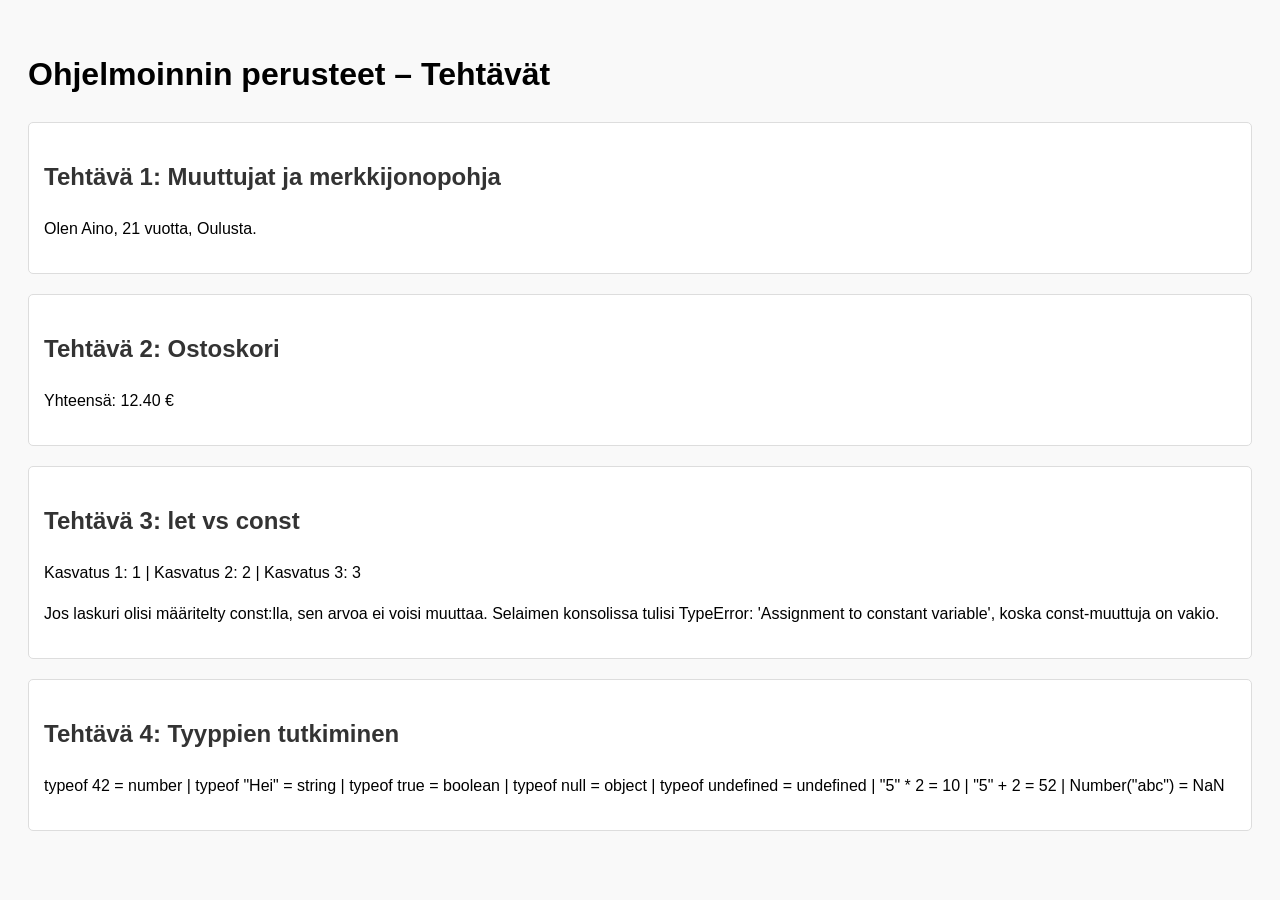
<file: js2/index.html>
<!DOCTYPE html>
<html lang="fi">
<head>
    <meta charset="UTF-8">
    <title>Tehtävät</title>
    <style>
        body {
            font-family: Arial, sans-serif;
            background-color: #f9f9f9;
            padding: 20px;
            line-height: 1.6;
        }
        h2 {
            color: #333;
        }
        .task {
            background: #fff;
            border: 1px solid #ddd;
            padding: 15px;
            margin-bottom: 20px;
            border-radius: 5px;
        }
        code {
            background: #eee;
            padding: 2px 4px;
            border-radius: 3px;
        }
    </style>
</head>
<body>

    <h1>Ohjelmoinnin perusteet – Tehtävät</h1>

    <!-- Tehtävä 1 -->
    <div class="task">
        <h2>Tehtävä 1: Muuttujat ja merkkijonopohja</h2>
        <p id="task1"></p>
    </div>

    <!-- Tehtävä 2 -->
    <div class="task">
        <h2>Tehtävä 2: Ostoskori</h2>
        <p id="task2"></p>
    </div>

    <!-- Tehtävä 3 -->
    <div class="task">
        <h2>Tehtävä 3: let vs const</h2>
        <p id="task3"></p>
        <p id="task3error"></p>
    </div>

    <!-- Tehtävä 4 -->
    <div class="task">
        <h2>Tehtävä 4: Tyyppien tutkiminen</h2>
        <p id="task4"></p>
    </div>

    <script>
        // Tehtävä 1
        let etunimi = "Aino";
        let ika = 21;
        let kaupunki = "Oulu";
        document.getElementById("task1").textContent = `Olen ${etunimi}, ${ika} vuotta, ${kaupunki}sta.`;

        // Tehtävä 2
        let hinta1 = 3.50;
        let hinta2 = 5.20;
        let hinta3 = 3.70;
        let yhteissumma = hinta1 + hinta2 + hinta3;
        document.getElementById("task2").textContent = `Yhteensä: ${yhteissumma.toFixed(2)} €`;

        // Tehtävä 3
        let laskuri = 0;
        let tulos = "";
        laskuri++;
        tulos += `Kasvatus 1: ${laskuri} | `;
        laskuri++;
        tulos += `Kasvatus 2: ${laskuri} | `;
        laskuri++;
        tulos += `Kasvatus 3: ${laskuri}`;
        document.getElementById("task3").textContent = tulos;

        // const-laskuri selitys
        document.getElementById("task3error").textContent = 
            "Jos laskuri olisi määritelty const:lla, sen arvoa ei voisi muuttaa. " +
            "Selaimen konsolissa tulisi TypeError: 'Assignment to constant variable', " +
            "koska const-muuttuja on vakio.";

        // Tehtävä 4
        let tyyppiTulos = "";
        tyyppiTulos += `typeof 42 = ${typeof 42} | `;
        tyyppiTulos += `typeof "Hei" = ${typeof "Hei"} | `;
        tyyppiTulos += `typeof true = ${typeof true} | `;
        tyyppiTulos += `typeof null = ${typeof null} | `;
        tyyppiTulos += `typeof undefined = ${typeof undefined} | `;
        tyyppiTulos += `"5" * 2 = ${"5" * 2} | `;
        tyyppiTulos += `"5" + 2 = ${"5" + 2} | `;
        tyyppiTulos += `Number("abc") = ${Number("abc")}`;
        document.getElementById("task4").textContent = tyyppiTulos;
    </script>
</file>
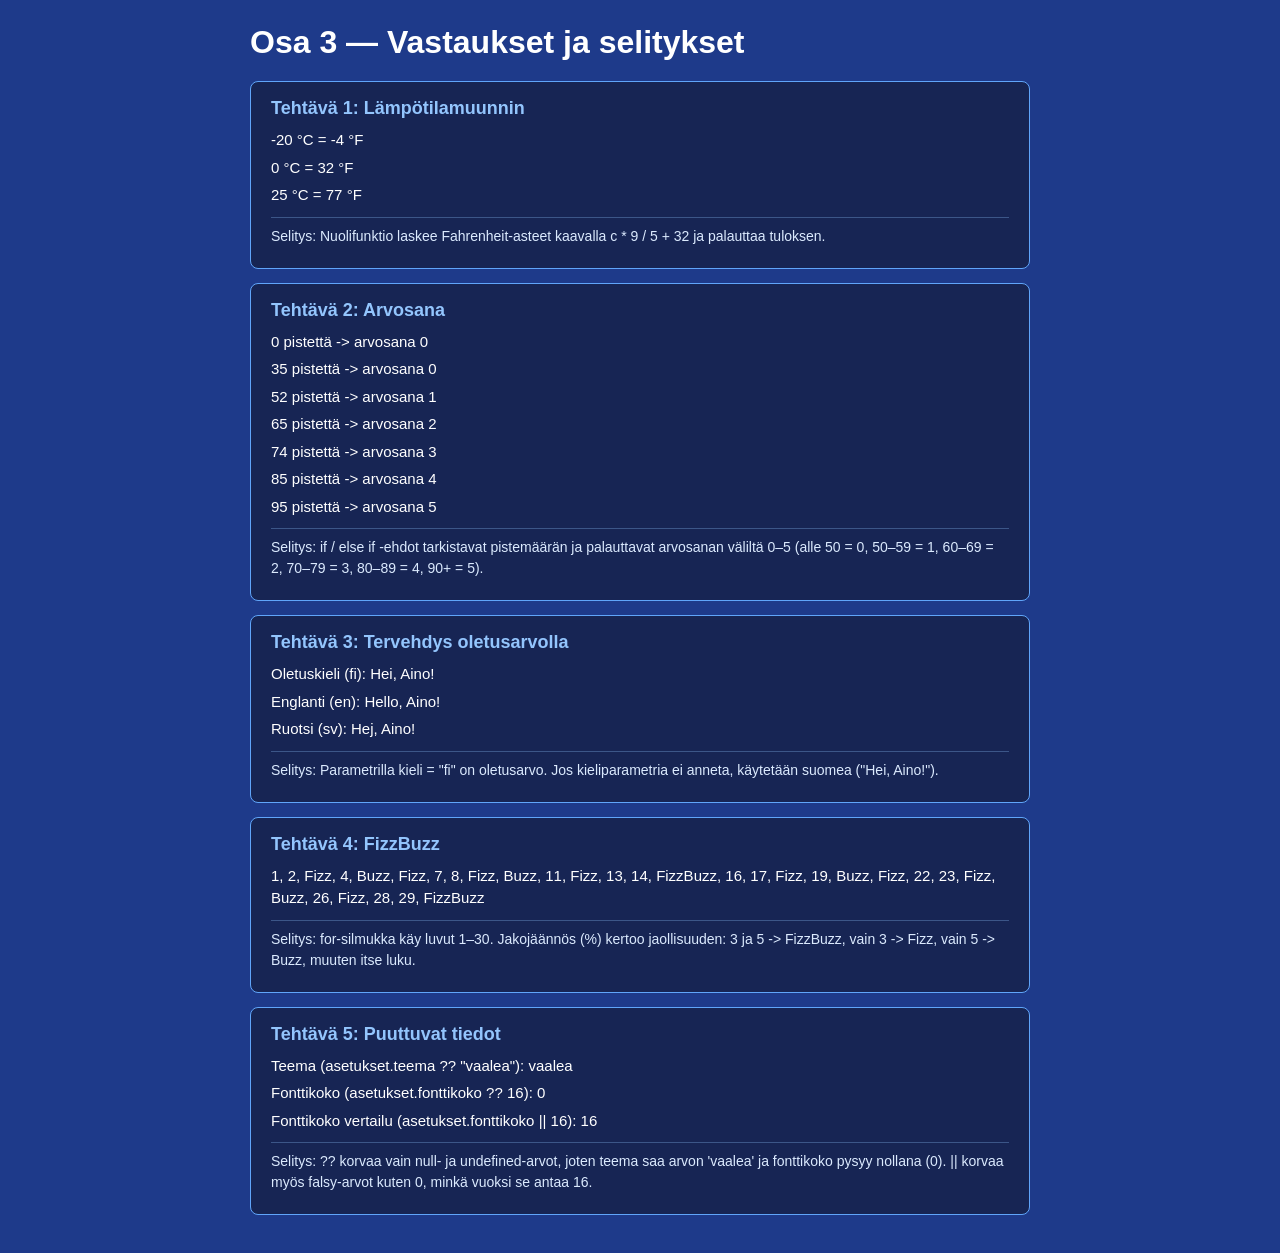
<file: js3/index.html>
<!DOCTYPE html>
<html lang="fi">
<head>
  <meta charset="UTF-8">
  <meta name="viewport" content="width=device-width, initial-scale=1.0">
  <title>Osa 3</title>
  <style>
    body {
      font-family: Arial, sans-serif;
      background-color: #1e3a8a;
      color: #ffffff;
      margin: 0;
      padding: 24px;
    }

    .container {
      max-width: 780px;
      margin: 0 auto;
    }

    h1 {
      margin-top: 0;
      margin-bottom: 20px;
    }

    .card {
      background-color: #172554;
      border: 1px solid #60a5fa;
      border-radius: 8px;
      padding: 16px 20px;
      margin-bottom: 14px;
    }

    .card h2 {
      margin: 0 0 10px 0;
      font-size: 18px;
      color: #93c5fd;
    }

    .card p {
      margin: 5px 0;
      font-size: 15px;
      line-height: 1.5;
      color: #ffffff;
    }

    .card .selitys {
      margin-top: 10px;
      padding-top: 8px;
      border-top: 1px solid rgba(147, 197, 253, 0.3);
      color: #dbeafe;
      font-size: 14px;
    }
  </style>
</head>
<body>
  <div class="container">
    <h1>Osa 3 — Vastaukset ja selitykset</h1>

    <div class="card" id="t1">
      <h2>Tehtävä 1: Lämpötilamuunnin</h2>
    </div>

    <div class="card" id="t2">
      <h2>Tehtävä 2: Arvosana</h2>
    </div>

    <div class="card" id="t3">
      <h2>Tehtävä 3: Tervehdys oletusarvolla</h2>
    </div>

    <div class="card" id="t4">
      <h2>Tehtävä 4: FizzBuzz</h2>
    </div>

    <div class="card" id="t5">
      <h2>Tehtävä 5: Puuttuvat tiedot</h2>
    </div>
  </div>

  <script>
    const lisaaRivi = (id, teksti, onSelitys = false) => {
      const p = document.createElement("p");
      p.textContent = teksti;
      if (onSelitys) {
        p.classList.add("selitys");
      }
      document.getElementById(id).appendChild(p);
    };

    // Tehtävä 1: Lämpötilamuunnin
    const celsiusFahrenheitiksi = (c) => c * 9 / 5 + 32;
    [-20, 0, 25].forEach((c) => {
      lisaaRivi("t1", `${c} °C = ${celsiusFahrenheitiksi(c)} °F`);
    });
    lisaaRivi(
      "t1",
      "Selitys: Nuolifunktio laskee Fahrenheit-asteet kaavalla c * 9 / 5 + 32 ja palauttaa tuloksen.",
      true
    );

    // Tehtävä 2: Arvosana (0-5)
    function arvosana(pisteet) {
      if (pisteet < 50) return 0;
      if (pisteet < 60) return 1;
      if (pisteet < 70) return 2;
      if (pisteet < 80) return 3;
      if (pisteet < 90) return 4;
      return 5;
    }
    [0, 35, 52, 65, 74, 85, 95].forEach((p) => {
      lisaaRivi("t2", `${p} pistettä -> arvosana ${arvosana(p)}`);
    });
    lisaaRivi(
      "t2",
      "Selitys: if / else if -ehdot tarkistavat pistemäärän ja palauttavat arvosanan väliltä 0–5 (alle 50 = 0, 50–59 = 1, 60–69 = 2, 70–79 = 3, 80–89 = 4, 90+ = 5).",
      true
    );

    // Tehtävä 3: Tervehdys oletusarvolla
    function tervehdi(nimi, kieli = "fi") {
      if (kieli === "en") return `Hello, ${nimi}!`;
      if (kieli === "sv") return `Hej, ${nimi}!`;
      return `Hei, ${nimi}!`;
    }
    lisaaRivi("t3", `Oletuskieli (fi): ${tervehdi("Aino")}`);
    lisaaRivi("t3", `Englanti (en): ${tervehdi("Aino", "en")}`);
    lisaaRivi("t3", `Ruotsi (sv): ${tervehdi("Aino", "sv")}`);
    lisaaRivi(
      "t3",
      'Selitys: Parametrilla kieli = "fi" on oletusarvo. Jos kieliparametria ei anneta, käytetään suomea ("Hei, Aino!").',
      true
    );

    // Tehtävä 4: FizzBuzz (1-30)
    const fizzBuzz = [];
    for (let i = 1; i <= 30; i++) {
      if (i % 3 === 0 && i % 5 === 0) fizzBuzz.push("FizzBuzz");
      else if (i % 3 === 0) fizzBuzz.push("Fizz");
      else if (i % 5 === 0) fizzBuzz.push("Buzz");
      else fizzBuzz.push(i);
    }
    lisaaRivi("t4", fizzBuzz.join(", "));
    lisaaRivi(
      "t4",
      "Selitys: for-silmukka käy luvut 1–30. Jakojäännös (%) kertoo jaollisuuden: 3 ja 5 -> FizzBuzz, vain 3 -> Fizz, vain 5 -> Buzz, muuten itse luku.",
      true
    );

    // Tehtävä 5: Puuttuvat tiedot
    const asetukset = { teema: null, fonttikoko: 0 };
    const teema = asetukset.teema ?? "vaalea";
    const fonttikoko = asetukset.fonttikoko ?? 16;
    const fonttikokoOr = asetukset.fonttikoko || 16;

    lisaaRivi("t5", `Teema (asetukset.teema ?? "vaalea"): ${teema}`);
    lisaaRivi("t5", `Fonttikoko (asetukset.fonttikoko ?? 16): ${fonttikoko}`);
    lisaaRivi("t5", `Fonttikoko vertailu (asetukset.fonttikoko || 16): ${fonttikokoOr}`);
    lisaaRivi(
      "t5",
      "Selitys: ?? korvaa vain null- ja undefined-arvot, joten teema saa arvon 'vaalea' ja fonttikoko pysyy nollana (0). || korvaa myös falsy-arvot kuten 0, minkä vuoksi se antaa 16.",
      true
    );
  </script>
</body>
</html>
</file>
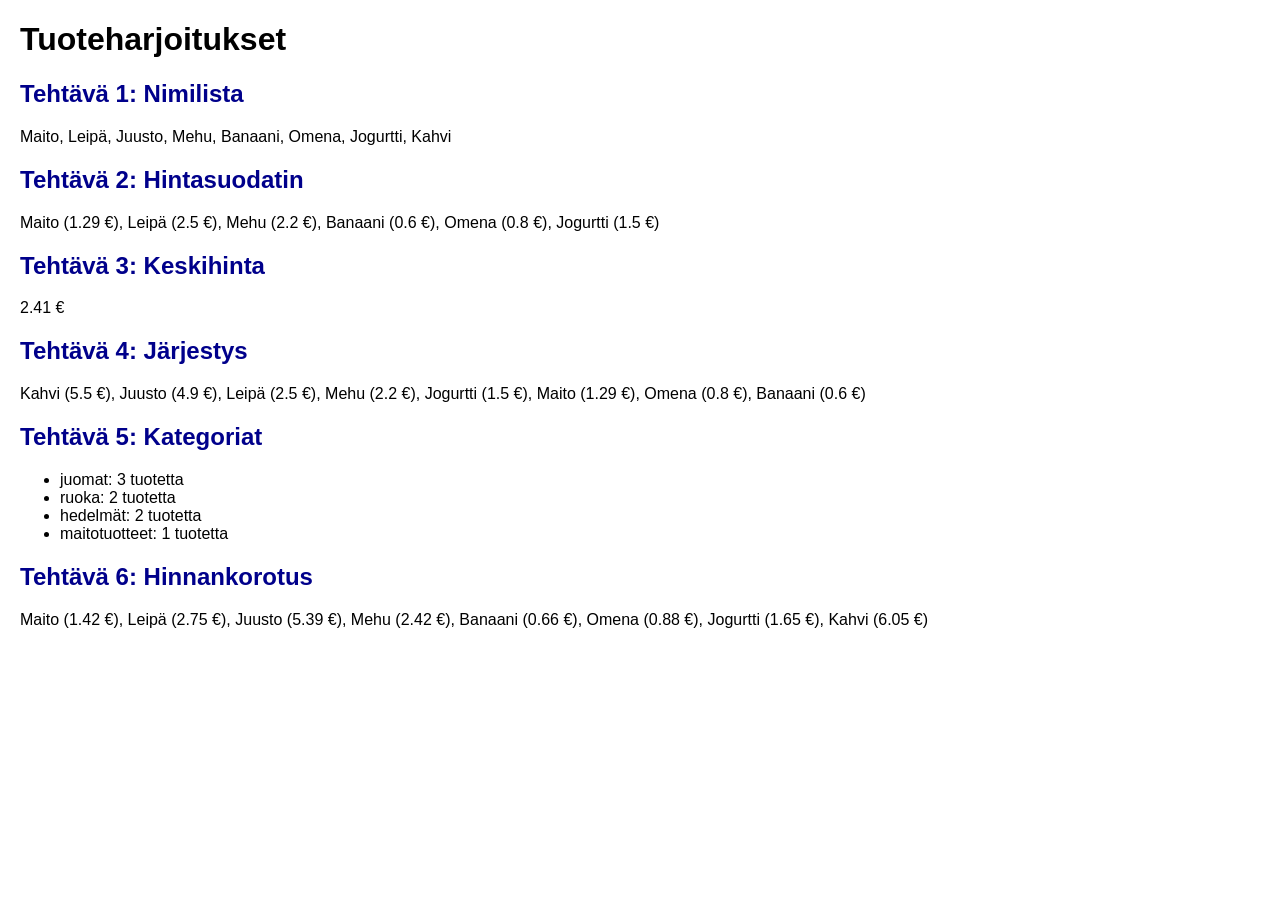
<file: js4/index.html>
<!DOCTYPE html>
<html lang="fi">
<head>
<meta charset="UTF-8">
<title>Tuoteharjoitukset</title>
<style>
    body {
        font-family: Arial, sans-serif;
        margin: 20px;
    }
    h2 {
        color: darkblue;
    }
</style>
</head>
<body>

<h1>Tuoteharjoitukset</h1>
<div id="tulokset"></div>

<script>
const tuotteet = [
    { nimi: "Maito", hinta: 1.29, kategoria: "juomat" },
    { nimi: "Leipä", hinta: 2.50, kategoria: "ruoka" },
    { nimi: "Juusto", hinta: 4.90, kategoria: "ruoka" },
    { nimi: "Mehu", hinta: 2.20, kategoria: "juomat" },

    // Omat tuotteet
    { nimi: "Banaani", hinta: 0.60, kategoria: "hedelmät" },
    { nimi: "Omena", hinta: 0.80, kategoria: "hedelmät" },
    { nimi: "Jogurtti", hinta: 1.50, kategoria: "maitotuotteet" },
    { nimi: "Kahvi", hinta: 5.50, kategoria: "juomat" }
];

const tulokset = document.getElementById("tulokset");

// Tehtävä 1
tulokset.innerHTML += `
<h2>Tehtävä 1: Nimilista</h2>
<p>${tuotteet.map(t => t.nimi).join(", ")}</p>
`;

// Tehtävä 2
function edullisemmat(raja) {
    return tuotteet.filter(t => t.hinta < raja);
}

tulokset.innerHTML += `
<h2>Tehtävä 2: Hintasuodatin</h2>
<p>${edullisemmat(3).map(t => t.nimi + " (" + t.hinta + " €)").join(", ")}</p>
`;

// Tehtävä 3
const keskihinta =
    tuotteet.reduce((summa, t) => summa + t.hinta, 0) /
    tuotteet.length;

tulokset.innerHTML += `
<h2>Tehtävä 3: Keskihinta</h2>
<p>${keskihinta.toFixed(2)} €</p>
`;

// Tehtävä 4
const jarjestetyt = tuotteet.toSorted((a, b) => b.hinta - a.hinta);

tulokset.innerHTML += `
<h2>Tehtävä 4: Järjestys</h2>
<p>${jarjestetyt.map(t => t.nimi + " (" + t.hinta + " €)").join(", ")}</p>
`;

// Tehtävä 5
const kategoriat = Object.groupBy(tuotteet, t => t.kategoria);

let kategoriatTeksti = "";
for (let kategoria in kategoriat) {
    kategoriatTeksti += `<li>${kategoria}: ${kategoriat[kategoria].length} tuotetta</li>`;
}

tulokset.innerHTML += `
<h2>Tehtävä 5: Kategoriat</h2>
<ul>${kategoriatTeksti}</ul>
`;

// Tehtävä 6
const korotetut = tuotteet.map(t => ({
    ...t,
    hinta: (t.hinta * 1.10).toFixed(2)
}));

tulokset.innerHTML += `
<h2>Tehtävä 6: Hinnankorotus</h2>
<p>${korotetut.map(t => t.nimi + " (" + t.hinta + " €)").join(", ")}</p>
`;
</script>

</body>
</html>
</file>
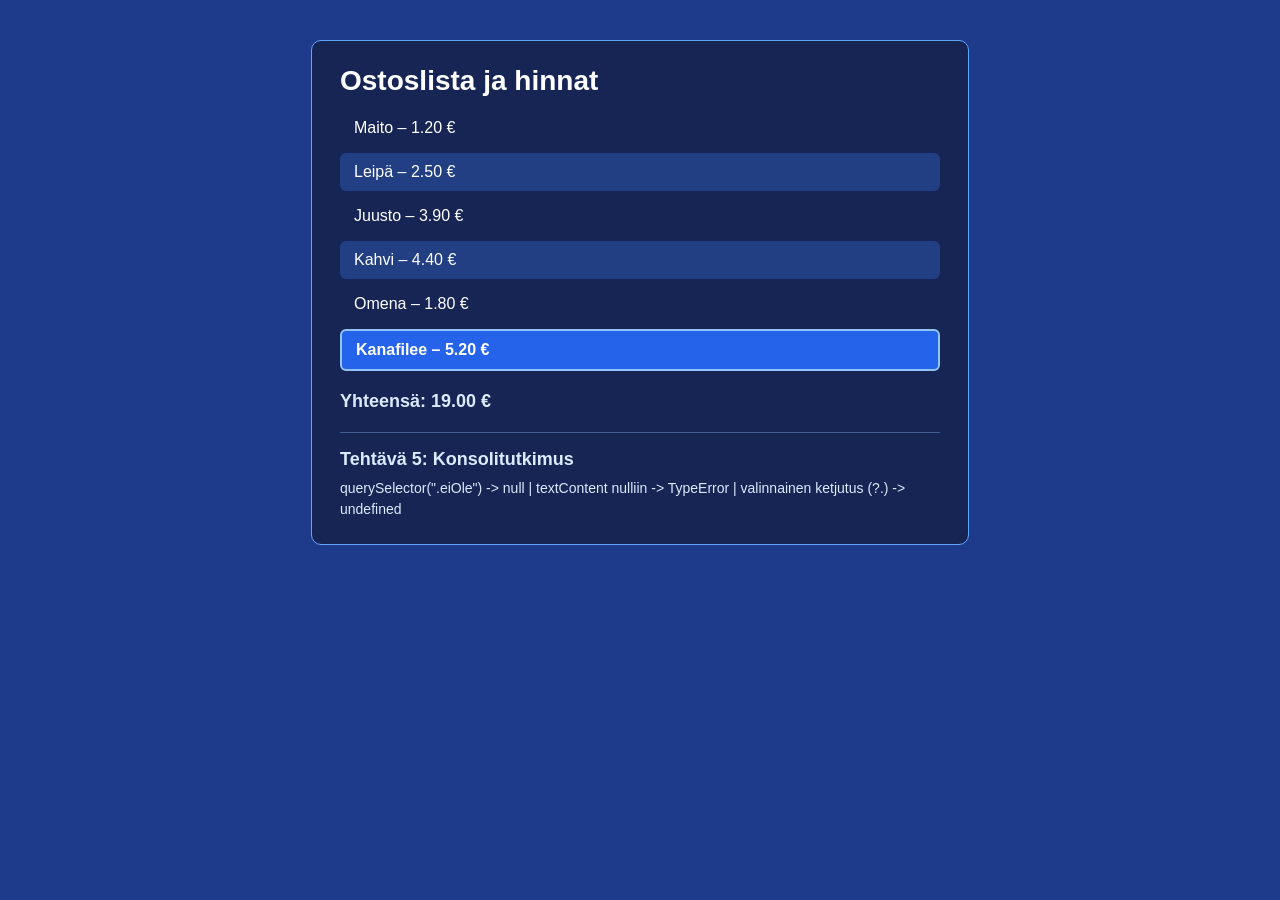
<file: js5/index.html>
<!DOCTYPE html>
<html lang="fi">
<head>
  <meta charset="UTF-8">
  <meta name="viewport" content="width=device-width, initial-scale=1.0">
  <title>Osa 5 – Tehtävät 1–5</title>
  <link rel="stylesheet" href="style.css">
  <script type="module" src="script.js"></script>
</head>
<body>
  <main class="container">
    <h1 id="otsikko">Ostoslista</h1>
    <p class="ohje">Lisätään tuotteita myöhemmin.</p>

    <ul id="lista">
      <li data-hinta="1.20">Maito</li>
      <li data-hinta="2.50">Leipä</li>
      <li data-hinta="3.90">Juusto</li>
      <li data-hinta="4.40">Kahvi</li>
      <li data-hinta="1.80">Omena</li>
      <li data-hinta="5.20">Kanafilee</li>
    </ul>

    <p id="summa"></p>

    <section class="konsoli-vastaukset">
      <h2>Tehtävä 5: Konsolitutkimus</h2>
      <p id="tehtava5-tulos"></p>
    </section>
  </main>
</body>
</html>
</file>
<file: js5/style.css>
body {
  font-family: Arial, sans-serif;
  background-color: #1e3a8a;
  color: #ffffff;
  margin: 0;
  padding: 40px 20px;
}

.container {
  max-width: 600px;
  margin: 0 auto;
  background-color: #172554;
  border: 1px solid #60a5fa;
  border-radius: 10px;
  padding: 24px 28px;
}

h1 {
  margin-top: 0;
  margin-bottom: 12px;
  font-size: 28px;
}

h2 {
  margin: 0 0 8px 0;
  font-size: 18px;
}

.ohje {
  color: #bfdbfe;
  margin-top: 0;
  margin-bottom: 20px;
}

.piilotettu {
  display: none;
}

ul {
  list-style: none;
  padding: 0;
  margin: 0 0 20px 0;
}

li {
  padding: 10px 14px;
  border-radius: 6px;
  margin-bottom: 6px;
}

/* Tehtävä 4: CSS-luokka joka toiselle riville */
.joka-toinen {
  background-color: rgba(59, 130, 246, 0.28);
}

/* Vaihtoehto CSS:ssä:
li:nth-child(even) {
  background-color: rgba(59, 130, 246, 0.28);
}
*/

/* Tehtävä 3: Kallein tuote */
.korostettu {
  background-color: #2563eb;
  border: 2px solid #93c5fd;
  font-weight: bold;
}

#summa {
  font-size: 18px;
  font-weight: bold;
  color: #dbeafe;
  margin: 0 0 20px 0;
}

.konsoli-vastaukset {
  border-top: 1px solid rgba(147, 197, 253, 0.35);
  padding-top: 16px;
  font-size: 14px;
  color: #dbeafe;
}

#tehtava5-tulos {
  margin: 0;
  line-height: 1.5;
}
</file>
